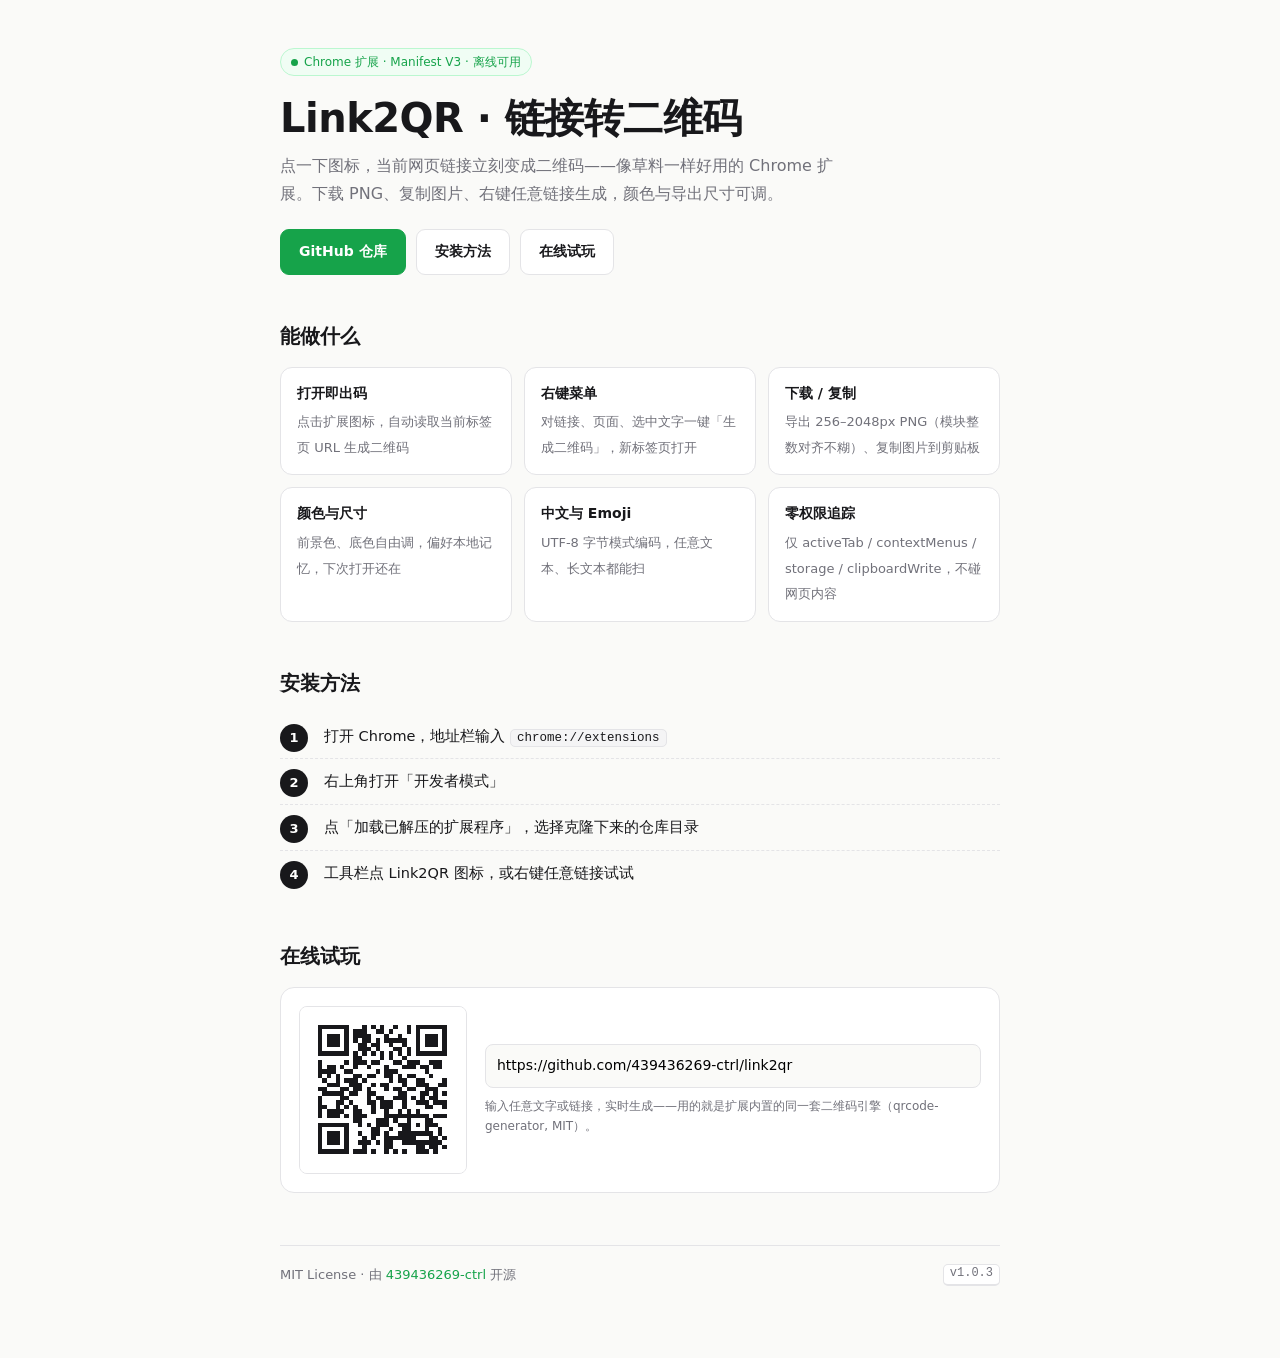
<file: index.html>
<!DOCTYPE html>
<html lang="zh-CN">
<head>
<meta charset="utf-8">
<meta name="viewport" content="width=device-width, initial-scale=1">
<title>Link2QR · 链接转二维码 Chrome 扩展</title>
<meta name="description" content="一键把当前网页链接或任意文本生成二维码的 Chrome 扩展（MV3）：下载 PNG、复制图片、右键菜单、颜色与尺寸可调，离线可用。">
<style>
  :root { --bg:#fafaf8; --card:#fff; --ink:#18181b; --muted:#71717a; --line:#e4e4e7; --accent:#16a34a; --accent-dark:#15803d; }
  * { box-sizing:border-box; margin:0; padding:0; }
  body { background:var(--bg); color:var(--ink); font:400 15px/1.7 system-ui,-apple-system,"PingFang SC","Microsoft YaHei",sans-serif; -webkit-font-smoothing:antialiased; }
  .wrap { max-width:760px; margin:0 auto; padding:48px 20px 72px; }
  .badge { display:inline-flex; align-items:center; gap:6px; font-size:12px; color:var(--accent); background:#f0fdf4; border:1px solid #bbf7d0; border-radius:999px; padding:3px 10px; }
  .dot { width:7px; height:7px; border-radius:50%; background:var(--accent); }
  h1 { font-size:40px; line-height:1.2; font-weight:750; letter-spacing:-0.5px; margin:18px 0 10px; }
  .sub { color:var(--muted); font-size:16px; max-width:560px; }
  .cta { display:flex; gap:10px; margin-top:22px; flex-wrap:wrap; }
  .btn { display:inline-block; padding:10px 18px; border-radius:9px; font-weight:600; font-size:14px; text-decoration:none; border:1px solid var(--line); color:var(--ink); background:#fff; }
  .btn.primary { background:var(--accent); border-color:var(--accent); color:#fff; }
  .btn.primary:hover { background:var(--accent-dark); }
  .btn:hover { background:var(--bg); }
  h2 { font-size:20px; font-weight:650; margin:44px 0 14px; }
  .grid { display:grid; grid-template-columns:repeat(auto-fit,minmax(210px,1fr)); gap:12px; }
  .card { background:var(--card); border:1px solid var(--line); border-radius:12px; padding:14px 16px; }
  .card b { display:block; font-size:14px; margin-bottom:4px; }
  .card span { color:var(--muted); font-size:13px; line-height:1.55; }
  .steps { counter-reset:s; list-style:none; }
  .steps li { counter-increment:s; position:relative; padding:10px 0 10px 44px; border-bottom:1px dashed var(--line); font-size:14.5px; }
  .steps li:last-child { border-bottom:none; }
  .steps li::before { content:counter(s); position:absolute; left:0; top:10px; width:28px; height:28px; border-radius:50%; background:var(--ink); color:#fff; font-size:13px; font-weight:700; display:flex; align-items:center; justify-content:center; }
  code { background:#f4f4f5; border:1px solid var(--line); border-radius:5px; padding:1px 6px; font:12.5px/1.6 ui-monospace,Consolas,monospace; }
  .demo { background:var(--card); border:1px solid var(--line); border-radius:14px; padding:18px; display:flex; gap:18px; align-items:center; flex-wrap:wrap; }
  #qr { width:168px; height:168px; image-rendering:pixelated; border:1px solid var(--line); border-radius:8px; background:#fff; }
  .demo-in { flex:1; min-width:220px; display:flex; flex-direction:column; gap:8px; }
  .demo-in input { border:1px solid var(--line); border-radius:8px; padding:9px 11px; font:inherit; font-size:14px; background:var(--bg); }
  .demo-in input:focus { outline:none; border-color:var(--accent); background:#fff; }
  .demo-in small { color:var(--muted); font-size:12px; }
  footer { margin-top:52px; padding-top:18px; border-top:1px solid var(--line); color:var(--muted); font-size:13px; display:flex; justify-content:space-between; gap:12px; flex-wrap:wrap; }
  footer a { color:var(--accent); text-decoration:none; }
  .kbd { font:12px ui-monospace,monospace; background:#fff; border:1px solid var(--line); border-bottom-width:2px; border-radius:5px; padding:1px 6px; }
</style>
</head>
<body>
<div class="wrap">
  <span class="badge"><span class="dot"></span>Chrome 扩展 · Manifest V3 · 离线可用</span>
  <h1>Link2QR · 链接转二维码</h1>
  <p class="sub">点一下图标，当前网页链接立刻变成二维码——像草料一样好用的 Chrome 扩展。下载 PNG、复制图片、右键任意链接生成，颜色与导出尺寸可调。</p>
  <div class="cta">
    <a class="btn primary" href="https://github.com/439436269-ctrl/link2qr">GitHub 仓库</a>
    <a class="btn" href="#install">安装方法</a>
    <a class="btn" href="#demo">在线试玩</a>
  </div>

  <h2>能做什么</h2>
  <div class="grid">
    <div class="card"><b>打开即出码</b><span>点击扩展图标，自动读取当前标签页 URL 生成二维码</span></div>
    <div class="card"><b>右键菜单</b><span>对链接、页面、选中文字一键「生成二维码」，新标签页打开</span></div>
    <div class="card"><b>下载 / 复制</b><span>导出 256–2048px PNG（模块整数对齐不糊）、复制图片到剪贴板</span></div>
    <div class="card"><b>颜色与尺寸</b><span>前景色、底色自由调，偏好本地记忆，下次打开还在</span></div>
    <div class="card"><b>中文与 Emoji</b><span>UTF-8 字节模式编码，任意文本、长文本都能扫</span></div>
    <div class="card"><b>零权限追踪</b><span>仅 activeTab / contextMenus / storage / clipboardWrite，不碰网页内容</span></div>
  </div>

  <h2 id="install">安装方法</h2>
  <ol class="steps">
    <li>打开 Chrome，地址栏输入 <code>chrome://extensions</code></li>
    <li>右上角打开「开发者模式」</li>
    <li>点「加载已解压的扩展程序」，选择克隆下来的仓库目录</li>
    <li>工具栏点 Link2QR 图标，或右键任意链接试试</li>
  </ol>

  <h2 id="demo">在线试玩</h2>
  <div class="demo">
    <canvas id="qr" width="336" height="336" aria-label="二维码预览"></canvas>
    <div class="demo-in">
      <input id="text" type="text" value="https://github.com/439436269-ctrl/link2qr" spellcheck="false" aria-label="要转成二维码的内容">
      <small>输入任意文字或链接，实时生成——用的就是扩展内置的同一套二维码引擎（qrcode-generator, MIT）。</small>
    </div>
  </div>

  <footer>
    <span>MIT License · 由 <a href="https://github.com/439436269-ctrl">439436269-ctrl</a> 开源</span>
    <span class="kbd">v1.0.3</span>
  </footer>
</div>
<script src="lib/qrcode.js"></script>
<script>
  qrcode.stringToBytes = qrcode.stringToBytesFuncs["UTF-8"];
  var canvas = document.getElementById("qr"), input = document.getElementById("text");
  function draw() {
    var text = input.value.trim(); var ctx = canvas.getContext("2d");
    if (!text) { ctx.clearRect(0, 0, canvas.width, canvas.height); return; }
    var qr = qrcode(0, "M"); qr.addData(text); qr.make();
    var n = qr.getModuleCount(), margin = 4, total = n + margin * 2;
    var cell = Math.max(1, Math.floor(canvas.width / total));
    ctx.fillStyle = "#ffffff"; ctx.fillRect(0, 0, canvas.width, canvas.height);
    ctx.fillStyle = "#18181b";
    for (var r = 0; r < n; r++) for (var c = 0; c < n; c++)
      if (qr.isDark(r, c)) ctx.fillRect((c + margin) * cell, (r + margin) * cell, cell, cell);
  }
  input.addEventListener("input", draw); draw();
</script>
</body>
</html>
</file>
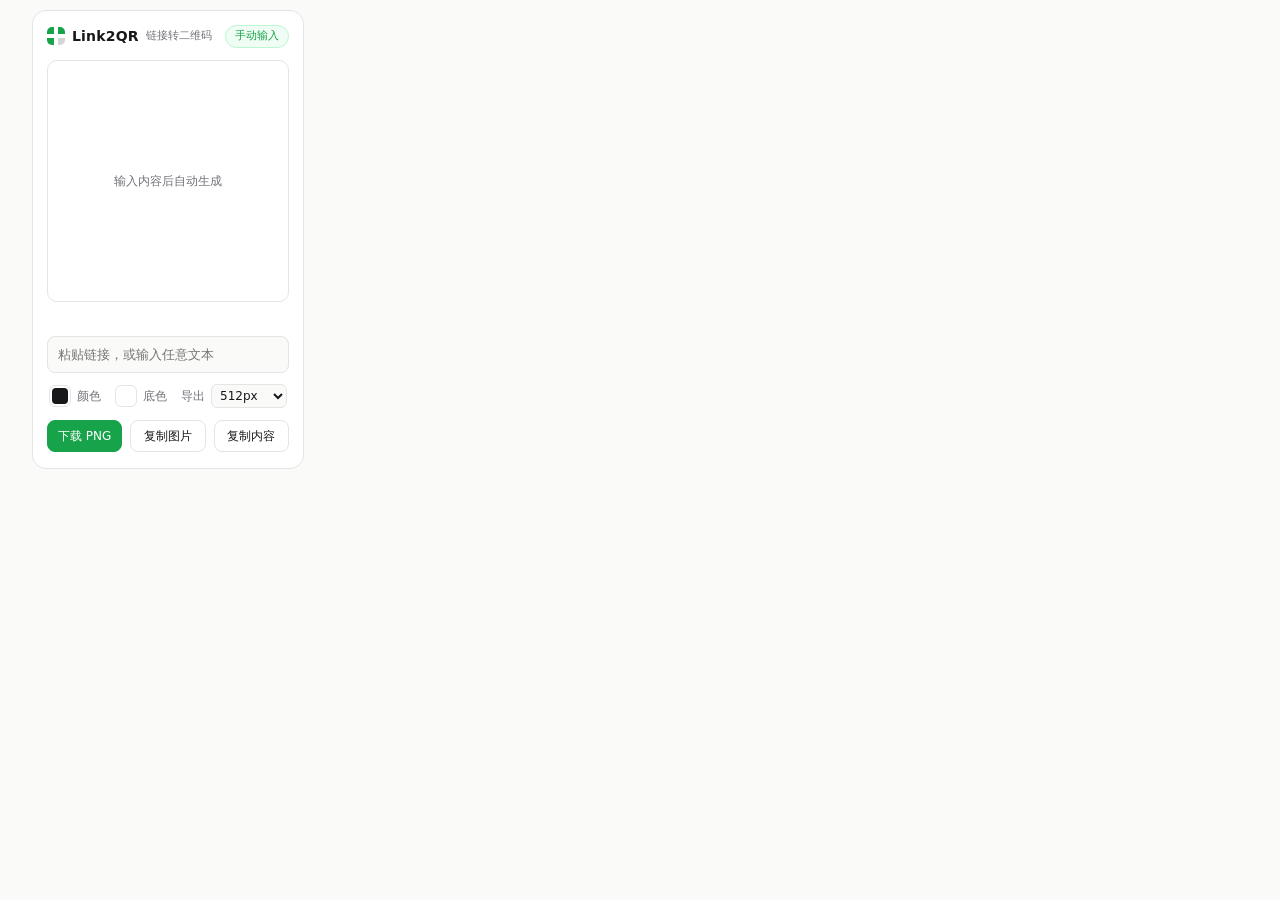
<file: popup.html>
<!DOCTYPE html>
<html lang="zh-CN">
<head>
  <meta charset="utf-8">
  <meta name="viewport" content="width=device-width, initial-scale=1">
  <title>Link2QR · 链接转二维码</title>
  <link rel="stylesheet" href="popup.css">
</head>
<body>
  <main class="card">
    <header class="head">
      <div class="brand">
        <span class="logo" aria-hidden="true"></span>
        <span class="name">Link2QR</span>
        <span class="sub">链接转二维码</span>
      </div>
      <span class="chip" id="sourceChip">当前页面</span>
    </header>

    <section class="stage" id="stage">
      <canvas id="qrCanvas" width="240" height="240" aria-label="二维码"></canvas>
      <div class="empty" id="emptyHint" hidden>输入内容后自动生成</div>
    </section>

    <p class="caption" id="caption" title=""></p>

    <input id="textInput" class="input" type="text" spellcheck="false"
           placeholder="粘贴链接，或输入任意文本" autocomplete="off">

    <div class="controls">
      <label class="swatch" title="二维码颜色">
        <input type="color" id="fgColor" value="#18181b">
        <span>颜色</span>
      </label>
      <label class="swatch" title="背景颜色">
        <input type="color" id="bgColor" value="#ffffff">
        <span>底色</span>
      </label>
      <label class="size">
        <span>导出</span>
        <select id="sizeSel">
          <option value="256">256px</option>
          <option value="512" selected>512px</option>
          <option value="1024">1024px</option>
          <option value="2048">2048px</option>
        </select>
      </label>
    </div>

    <div class="actions">
      <button class="btn primary" id="btnDownload" type="button">下载 PNG</button>
      <button class="btn" id="btnCopyImg" type="button">复制图片</button>
      <button class="btn" id="btnCopyText" type="button">复制内容</button>
    </div>
  </main>

  <script src="lib/qrcode.js"></script>
  <script src="popup.js"></script>
</body>
</html>
</file>
<file: popup.css>
:root {
  --bg: #fafaf8;
  --card: #ffffff;
  --ink: #18181b;
  --muted: #71717a;
  --line: #e4e4e7;
  --accent: #16a34a;
  --accent-ink: #ffffff;
  --radius: 14px;
}

* { box-sizing: border-box; margin: 0; padding: 0; }

body {
  width: 336px;
  background: var(--bg);
  color: var(--ink);
  font: 400 13px/1.5 system-ui, "PingFang SC", "Microsoft YaHei", sans-serif;
  -webkit-font-smoothing: antialiased;
  display: flex;
  justify-content: center;
}

/* full-page mode (opened from the right-click menu in a tab) */
body.page {
  width: auto;
  min-height: 100vh;
  display: flex;
  align-items: center;
  justify-content: center;
  padding: 40px 16px;
}
body.page .card { box-shadow: 0 12px 40px rgba(24, 24, 27, 0.10); }

.card {
  background: var(--card);
  border: 1px solid var(--line);
  border-radius: var(--radius);
  margin: 10px;
  padding: 14px 14px 16px;
}

/* header */
.head {
  display: flex;
  align-items: center;
  justify-content: space-between;
  margin-bottom: 12px;
}
.brand { display: flex; align-items: center; gap: 7px; }
.logo {
  width: 18px; height: 18px;
  border-radius: 5px;
  background:
    linear-gradient(var(--accent), var(--accent)) 0 0 / 7px 7px no-repeat,
    linear-gradient(var(--accent), var(--accent)) 11px 0 / 7px 7px no-repeat,
    linear-gradient(var(--accent), var(--accent)) 0 11px / 7px 7px no-repeat,
    linear-gradient(#d4d4d8, #d4d4d8) 11px 11px / 7px 7px no-repeat;
}
.name { font-weight: 650; font-size: 14px; letter-spacing: 0.2px; }
.sub { color: var(--muted); font-size: 11px; }
.chip {
  font-size: 11px;
  color: var(--accent);
  background: #f0fdf4;
  border: 1px solid #bbf7d0;
  border-radius: 999px;
  padding: 2px 9px;
}

/* QR stage */
.stage {
  position: relative;
  display: flex;
  align-items: center;
  justify-content: center;
  background: #fff;
  border: 1px solid var(--line);
  border-radius: 10px;
  padding: 12px;
  min-height: 240px;
}
#qrCanvas {
  width: 216px;
  height: 216px;
  image-rendering: pixelated;
  display: block;
}
.empty {
  position: absolute;
  inset: 0;
  display: flex;
  align-items: center;
  justify-content: center;
  color: var(--muted);
  font-size: 12px;
  pointer-events: none;
}
.empty[hidden] { display: none; }

.caption {
  margin: 8px 2px 10px;
  color: var(--muted);
  font-size: 11px;
  white-space: nowrap;
  overflow: hidden;
  text-overflow: ellipsis;
  min-height: 16px;
}

/* input */
.input {
  width: 100%;
  border: 1px solid var(--line);
  border-radius: 8px;
  background: var(--bg);
  padding: 8px 10px;
  font: inherit;
  color: var(--ink);
  outline: none;
}
.input:focus { border-color: var(--accent); background: #fff; }

/* controls row */
.controls {
  display: flex;
  align-items: center;
  gap: 14px;
  margin: 11px 2px 12px;
  color: var(--muted);
  font-size: 12px;
}
.swatch { display: flex; align-items: center; gap: 6px; cursor: pointer; }
.swatch input[type="color"] {
  width: 22px; height: 22px;
  padding: 0;
  border: 1px solid var(--line);
  border-radius: 6px;
  background: none;
  cursor: pointer;
}
.swatch input[type="color"]::-webkit-color-swatch-wrapper { padding: 2px; }
.swatch input[type="color"]::-webkit-color-swatch { border: none; border-radius: 4px; }
.size { display: flex; align-items: center; gap: 6px; margin-left: auto; }
.size select {
  border: 1px solid var(--line);
  border-radius: 6px;
  background: var(--bg);
  font: inherit;
  font-size: 12px;
  color: var(--ink);
  padding: 3px 4px;
}

/* actions */
.actions { display: flex; gap: 8px; }
.btn {
  flex: 1;
  border: 1px solid var(--line);
  border-radius: 8px;
  background: #fff;
  color: var(--ink);
  font: 500 12px/1 system-ui, "PingFang SC", "Microsoft YaHei", sans-serif;
  padding: 9px 0;
  cursor: pointer;
  transition: background 0.12s, border-color 0.12s, transform 0.05s;
}
.btn:hover { background: var(--bg); border-color: #d4d4d8; }
.btn:active { transform: scale(0.97); }
.btn.primary {
  background: var(--accent);
  border-color: var(--accent);
  color: var(--accent-ink);
}
.btn.primary:hover { background: #15803d; border-color: #15803d; }
.btn.ok { border-color: var(--accent); color: var(--accent); }
.btn.primary.ok { color: var(--accent-ink); background: #15803d; }
.btn:disabled { opacity: 0.5; cursor: default; }
</file>
